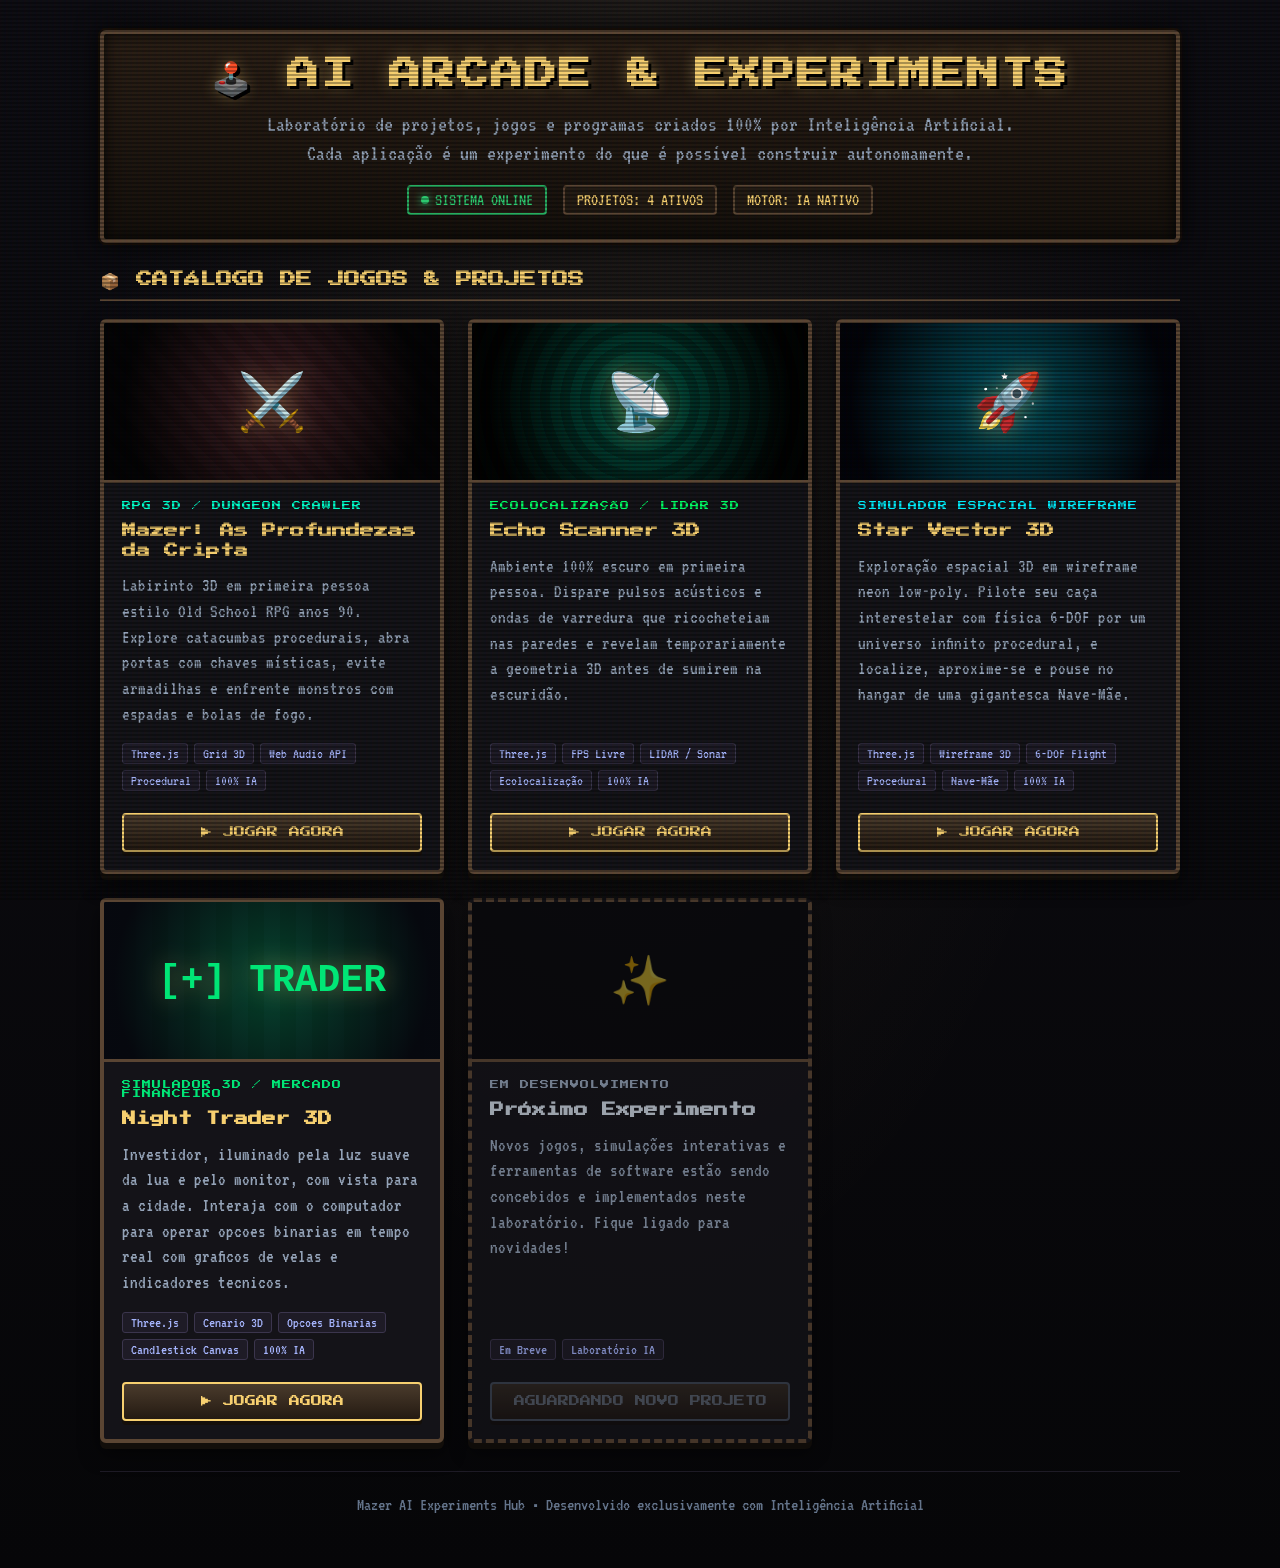
<file: index.html>
<!DOCTYPE html>
<html lang="pt-BR">
<head>
    <meta charset="UTF-8">
    <meta name="viewport" content="width=device-width, initial-scale=1.0">
    <title>AI Arcade Lab | Hub de Projetos Feitos com IA</title>
    <link rel="preconnect" href="https://fonts.googleapis.com">
    <link rel="preconnect" href="https://fonts.gstatic.com" crossorigin>
    <link href="https://fonts.googleapis.com/css2?family=Press+Start+2P&family=VT323&display=swap" rel="stylesheet">
    <style>
        :root {
            --bg-dark: #0a0a0f;
            --card-bg: #141318;
            --border-bronze: #5a4533;
            --gold: #f7d070;
            --gold-bright: #ffd700;
            --cyan: #00ffcc;
            --red: #e74c3c;
            --text-main: #e2e8f0;
            --text-dim: #94a3b8;
        }

        * {
            box-sizing: border-box;
            margin: 0;
            padding: 0;
            user-select: none;
            -webkit-user-select: none;
            scrollbar-width: thin;
            scrollbar-color: rgba(247, 208, 112, 0.3) #0a0a0f;
        }

        *::-webkit-scrollbar {
            width: 6px;
            height: 6px;
        }

        *::-webkit-scrollbar-track {
            background: #0a0a0f;
        }

        *::-webkit-scrollbar-thumb {
            background: rgba(247, 208, 112, 0.25);
            border-radius: 3px;
        }

        *::-webkit-scrollbar-thumb:hover {
            background: rgba(247, 208, 112, 0.6);
        }

        body {
            background-color: var(--bg-dark);
            color: var(--text-main);
            font-family: 'VT323', monospace;
            font-size: 20px;
            min-height: 100vh;
            display: flex;
            flex-direction: column;
            align-items: center;
            position: relative;
            overflow-x: hidden;
            background-image: 
                radial-gradient(ellipse at 50% 0%, rgba(247, 208, 112, 0.08) 0%, transparent 60%),
                linear-gradient(180deg, #0e0d13 0%, #060608 100%);
        }

        .crt-scanlines {
            position: fixed;
            inset: 0;
            pointer-events: none;
            background: linear-gradient(rgba(18, 16, 16, 0) 50%, rgba(0, 0, 0, 0.3) 50%),
                        linear-gradient(90deg, rgba(255, 0, 0, 0.02), rgba(0, 255, 0, 0.01), rgba(0, 0, 255, 0.02));
            background-size: 100% 4px, 6px 100%;
            z-index: 999;
        }

        .container {
            width: 100%;
            max-width: 1120px;
            padding: 30px 20px;
            display: flex;
            flex-direction: column;
            gap: 28px;
            z-index: 10;
        }

        header {
            background: linear-gradient(180deg, #2b1f16 0%, #15100c 100%);
            border: 4px solid var(--border-bronze);
            border-radius: 6px;
            padding: 24px;
            box-shadow: 
                0 0 25px rgba(0, 0, 0, 0.9),
                inset 0 0 15px rgba(0, 0, 0, 0.8),
                0 0 0 2px #20140b;
            text-align: center;
            position: relative;
        }

        .hub-title {
            font-family: 'Press Start 2P', monospace;
            font-size: clamp(18px, 4vw, 32px);
            color: var(--gold);
            text-shadow: 3px 3px 0 #000, 0 0 15px rgba(247, 208, 112, 0.4);
            margin-bottom: 12px;
            letter-spacing: 2px;
        }

        .hub-subtitle {
            font-size: 22px;
            color: var(--text-dim);
            max-width: 780px;
            margin: 0 auto;
            line-height: 1.3;
        }

        .status-strip {
            margin-top: 18px;
            display: flex;
            justify-content: center;
            gap: 16px;
            flex-wrap: wrap;
            font-size: 18px;
        }

        .badge {
            background: #231b14;
            border: 2px solid var(--border-bronze);
            padding: 4px 12px;
            border-radius: 4px;
            color: var(--gold);
            display: inline-flex;
            align-items: center;
            gap: 6px;
        }

        .badge-online {
            border-color: #27ae60;
            color: #2ecc71;
        }

        .badge-online::before {
            content: '';
            width: 8px;
            height: 8px;
            background: #2ecc71;
            border-radius: 50%;
            display: inline-block;
            box-shadow: 0 0 8px #2ecc71;
        }

        .section-header {
            display: flex;
            align-items: center;
            justify-content: space-between;
            border-bottom: 2px solid var(--border-bronze);
            padding-bottom: 8px;
        }

        .section-title {
            font-family: 'Press Start 2P', monospace;
            font-size: 16px;
            color: var(--gold);
            display: flex;
            align-items: center;
            gap: 10px;
        }

        .projects-grid {
            display: grid;
            grid-template-columns: repeat(auto-fill, minmax(320px, 1fr));
            gap: 24px;
        }

        .project-card {
            background: var(--card-bg);
            border: 4px solid var(--border-bronze);
            border-radius: 6px;
            box-shadow: 0 6px 0 #120e0a, 0 10px 20px rgba(0, 0, 0, 0.6);
            display: flex;
            flex-direction: column;
            overflow: hidden;
            transition: transform 0.15s ease, border-color 0.15s ease, box-shadow 0.15s ease;
            position: relative;
        }

        .project-card:hover {
            transform: translateY(-4px);
            border-color: var(--gold);
            box-shadow: 0 10px 0 #120e0a, 0 0 20px rgba(247, 208, 112, 0.25);
        }

        .card-banner {
            height: 160px;
            background: #08080c;
            border-bottom: 3px solid var(--border-bronze);
            display: flex;
            align-items: center;
            justify-content: center;
            position: relative;
            overflow: hidden;
        }

        .card-banner-bg-dungeon {
            background: 
                radial-gradient(circle at center, rgba(231, 76, 60, 0.2) 0%, rgba(0,0,0,0.85) 80%),
                repeating-linear-gradient(45deg, #18151f, #18151f 10px, #121019 10px, #121019 20px);
            width: 100%;
            height: 100%;
            display: flex;
            align-items: center;
            justify-content: center;
            flex-direction: column;
            gap: 8px;
        }

        .card-banner-bg-echo {
            background: 
                radial-gradient(circle at center, rgba(0, 255, 204, 0.25) 0%, rgba(0,0,0,0.9) 80%),
                repeating-radial-gradient(circle, #001f18 0, #001f18 10px, #000806 10px, #000806 20px);
            width: 100%;
            height: 100%;
            display: flex;
            align-items: center;
            justify-content: center;
            flex-direction: column;
            gap: 8px;
        }

        .card-banner-bg-vector {
            background: 
                radial-gradient(circle at center, rgba(0, 240, 255, 0.3) 0%, rgba(2, 2, 8, 0.95) 85%),
                repeating-linear-gradient(0deg, #051020, #051020 12px, #020810 12px, #020810 24px);
            width: 100%;
            height: 100%;
            display: flex;
            align-items: center;
            justify-content: center;
            flex-direction: column;
            gap: 8px;
        }

        .card-banner-bg-trader {
            background: 
                radial-gradient(circle at center, rgba(0, 230, 118, 0.25) 0%, rgba(6, 8, 14, 0.95) 85%),
                repeating-linear-gradient(90deg, #090e18, #090e18 16px, #060910 16px, #060910 32px);
            width: 100%;
            height: 100%;
            display: flex;
            align-items: center;
            justify-content: center;
            flex-direction: column;
            gap: 8px;
        }

        .banner-icon {
            font-size: 56px;
            filter: drop-shadow(0 0 12px rgba(247, 208, 112, 0.4));
            animation: pulse-icon 2.5s infinite ease-in-out;
        }

        @keyframes pulse-icon {
            0%, 100% { transform: scale(1); }
            50% { transform: scale(1.08); }
        }

        .card-body {
            padding: 18px;
            display: flex;
            flex-direction: column;
            flex: 1;
            gap: 12px;
        }

        .card-category {
            font-family: 'Press Start 2P', monospace;
            font-size: 9px;
            color: var(--cyan);
            letter-spacing: 1px;
            text-transform: uppercase;
        }

        .card-title {
            font-family: 'Press Start 2P', monospace;
            font-size: 14px;
            color: var(--gold);
            line-height: 1.4;
        }

        .card-desc {
            font-size: 19px;
            color: var(--text-dim);
            line-height: 1.35;
            flex: 1;
        }

        .tags-container {
            display: flex;
            flex-wrap: wrap;
            gap: 6px;
            margin-top: 4px;
        }

        .tag {
            font-size: 15px;
            background: #1e1b26;
            color: #a5b4fc;
            border: 1px solid #3b354d;
            padding: 2px 8px;
            border-radius: 3px;
        }

        .btn-launch {
            display: flex;
            align-items: center;
            justify-content: center;
            gap: 8px;
            margin-top: 10px;
            background: linear-gradient(180deg, #4a3b2c 0%, #241a12 100%);
            color: var(--gold);
            border: 2px solid var(--gold);
            padding: 12px;
            border-radius: 4px;
            text-decoration: none;
            font-family: 'Press Start 2P', monospace;
            font-size: 11px;
            box-shadow: 0 4px 0 #150f0a;
            cursor: pointer;
            transition: all 0.1s ease;
        }

        .btn-launch:hover {
            background: linear-gradient(180deg, #5e4a36 0%, #302217 100%);
            color: #ffffff;
            border-color: #ffffff;
            transform: translateY(2px);
            box-shadow: 0 2px 0 #150f0a;
        }

        .btn-launch:active {
            transform: translateY(4px);
            box-shadow: 0 0 0 #150f0a;
        }

        .card-coming-soon {
            opacity: 0.75;
            border-style: dashed;
        }

        .card-coming-soon:hover {
            border-color: var(--cyan);
            box-shadow: 0 6px 0 #120e0a, 0 0 15px rgba(0, 255, 204, 0.2);
        }

        .banner-icon-placeholder {
            font-size: 48px;
            opacity: 0.6;
        }

        footer {
            margin-top: auto;
            text-align: center;
            padding: 24px 12px;
            color: #64748b;
            font-size: 18px;
            border-top: 1px solid #1e1b26;
            width: 100%;
        }
    </style>
</head>
<body>
    <div class="crt-scanlines"></div>

    <div class="container">
        <header>
            <h1 class="hub-title">🕹️ AI ARCADE & EXPERIMENTS</h1>
            <p class="hub-subtitle">Laboratório de projetos, jogos e programas criados 100% por Inteligência Artificial. Cada aplicação é um experimento do que é possível construir autonomamente.</p>
            
            <div class="status-strip">
                <span class="badge badge-online">SISTEMA ONLINE</span>
                <span class="badge">PROJETOS: 4 ATIVOS</span>
                <span class="badge">MOTOR: IA NATIVO</span>
            </div>
        </header>

        <main>
            <div class="section-header">
                <h2 class="section-title">📦 CATÁLOGO DE JOGOS & PROJETOS</h2>
            </div>

            <div class="projects-grid" style="margin-top: 18px;">
                <article class="project-card">
                    <div class="card-banner">
                        <div class="card-banner-bg-dungeon">
                            <span class="banner-icon">⚔️</span>
                        </div>
                    </div>
                    <div class="card-body">
                        <span class="card-category">RPG 3D / DUNGEON CRAWLER</span>
                        <h3 class="card-title">Mazer: As Profundezas da Cripta</h3>
                        <p class="card-desc">
                            Labirinto 3D em primeira pessoa estilo Old School RPG anos 90. Explore catacumbas procedurais, abra portas com chaves místicas, evite armadilhas e enfrente monstros com espadas e bolas de fogo.
                        </p>
                        <div class="tags-container">
                            <span class="tag">Three.js</span>
                            <span class="tag">Grid 3D</span>
                            <span class="tag">Web Audio API</span>
                            <span class="tag">Procedural</span>
                            <span class="tag">100% IA</span>
                        </div>
                        <a href="./3D Dungeon Crawler/index.html" class="btn-launch" id="launch-dungeon">
                            ▶ JOGAR AGORA
                        </a>
                    </div>
                </article>

                <article class="project-card">
                    <div class="card-banner">
                        <div class="card-banner-bg-echo">
                            <span class="banner-icon" style="color: #00ffcc;">📡</span>
                        </div>
                    </div>
                    <div class="card-body">
                        <span class="card-category" style="color: #00ff66;">ECOLOCALIZAÇÃO / LIDAR 3D</span>
                        <h3 class="card-title">Echo Scanner 3D</h3>
                        <p class="card-desc">
                            Ambiente 100% escuro em primeira pessoa. Dispare pulsos acústicos e ondas de varredura que ricocheteiam nas paredes e revelam temporariamente a geometria 3D antes de sumirem na escuridão.
                        </p>
                        <div class="tags-container">
                            <span class="tag">Three.js</span>
                            <span class="tag">FPS Livre</span>
                            <span class="tag">LIDAR / Sonar</span>
                            <span class="tag">Ecolocalização</span>
                            <span class="tag">100% IA</span>
                        </div>
                        <a href="./Echo Scanner 3D/index.html" class="btn-launch" id="launch-echo">
                            ▶ JOGAR AGORA
                        </a>
                    </div>
                </article>

                <article class="project-card">
                    <div class="card-banner">
                        <div class="card-banner-bg-vector">
                            <span class="banner-icon" style="color: #00f0ff;">🚀</span>
                        </div>
                    </div>
                    <div class="card-body">
                        <span class="card-category" style="color: #00f0ff;">SIMULADOR ESPACIAL WIREFRAME</span>
                        <h3 class="card-title">Star Vector 3D</h3>
                        <p class="card-desc">
                            Exploração espacial 3D em wireframe neon low-poly. Pilote seu caça interestelar com física 6-DOF por um universo infinito procedural, e localize, aproxime-se e pouse no hangar de uma gigantesca Nave-Mãe.
                        </p>
                        <div class="tags-container">
                            <span class="tag">Three.js</span>
                            <span class="tag">Wireframe 3D</span>
                            <span class="tag">6-DOF Flight</span>
                            <span class="tag">Procedural</span>
                            <span class="tag">Nave-Mãe</span>
                            <span class="tag">100% IA</span>
                        </div>
                        <a href="./Star Vector 3D/index.html" class="btn-launch" id="launch-vector">
                            ▶ JOGAR AGORA
                        </a>
                    </div>
                </article>

                <article class="project-card">
                    <div class="card-banner">
                        <div class="card-banner-bg-trader">
                            <span class="banner-icon" style="color: #00e676; font-size: 38px; font-weight: bold; font-family: monospace;">[+] TRADER</span>
                        </div>
                    </div>
                    <div class="card-body">
                        <span class="card-category" style="color: #00e676;">SIMULADOR 3D / MERCADO FINANCEIRO</span>
                        <h3 class="card-title">Night Trader 3D</h3>
                        <p class="card-desc">
                            Investidor, iluminado pela luz suave da lua e pelo monitor, com vista para a cidade. Interaja com o computador para operar opcoes binarias em tempo real com graficos de velas e indicadores tecnicos.
                        </p>
                        <div class="tags-container">
                            <span class="tag">Three.js</span>
                            <span class="tag">Cenario 3D</span>
                            <span class="tag">Opcoes Binarias</span>
                            <span class="tag">Candlestick Canvas</span>
                            <span class="tag">100% IA</span>
                        </div>
                        <a href="./Night Trader 3D/index.html" class="btn-launch" id="launch-trader">
                            ▶ JOGAR AGORA
                        </a>
                    </div>
                </article>

                <article class="project-card card-coming-soon">
                    <div class="card-banner">
                        <span class="banner-icon-placeholder">✨</span>
                    </div>
                    <div class="card-body">
                        <span class="card-category" style="color: #94a3b8;">EM DESENVOLVIMENTO</span>
                        <h3 class="card-title" style="color: #cbd5e1;">Próximo Experimento</h3>
                        <p class="card-desc">
                            Novos jogos, simulações interativas e ferramentas de software estão sendo concebidos e implementados neste laboratório. Fique ligado para novidades!
                        </p>
                        <div class="tags-container">
                            <span class="tag">Em Breve</span>
                            <span class="tag">Laboratório IA</span>
                        </div>
                        <button class="btn-launch" style="opacity: 0.5; cursor: not-allowed; border-color: #64748b; color: #94a3b8;" disabled>
                            AGUARDANDO NOVO PROJETO
                        </button>
                    </div>
                </article>
            </div>
        </main>

        <footer>
            Mazer AI Experiments Hub • Desenvolvido exclusivamente com Inteligência Artificial
        </footer>
    </div>

    <script>
        const audioCtx = new (window.AudioContext || window.webkitAudioContext)();

        function playRetroBlip(freq = 440, duration = 0.06) {
            try {
                if (audioCtx.state === 'suspended') {
                    audioCtx.resume();
                }
                const osc = audioCtx.createOscillator();
                const gain = audioCtx.createGain();
                osc.type = 'triangle';
                osc.frequency.setValueAtTime(freq, audioCtx.currentTime);
                osc.frequency.exponentialRampToValueAtTime(freq * 1.5, audioCtx.currentTime + duration);
                gain.gain.setValueAtTime(0.1, audioCtx.currentTime);
                gain.gain.exponentialRampToValueAtTime(0.001, audioCtx.currentTime + duration);
                osc.connect(gain);
                gain.connect(audioCtx.destination);
                osc.start();
                osc.stop(audioCtx.currentTime + duration);
            } catch (e) {}
        }

        document.querySelectorAll('.btn-launch').forEach(btn => {
            btn.addEventListener('mouseenter', () => playRetroBlip(520, 0.04));
            btn.addEventListener('click', () => playRetroBlip(880, 0.08));
        });
    </script>
</body>
</html>
</file>
